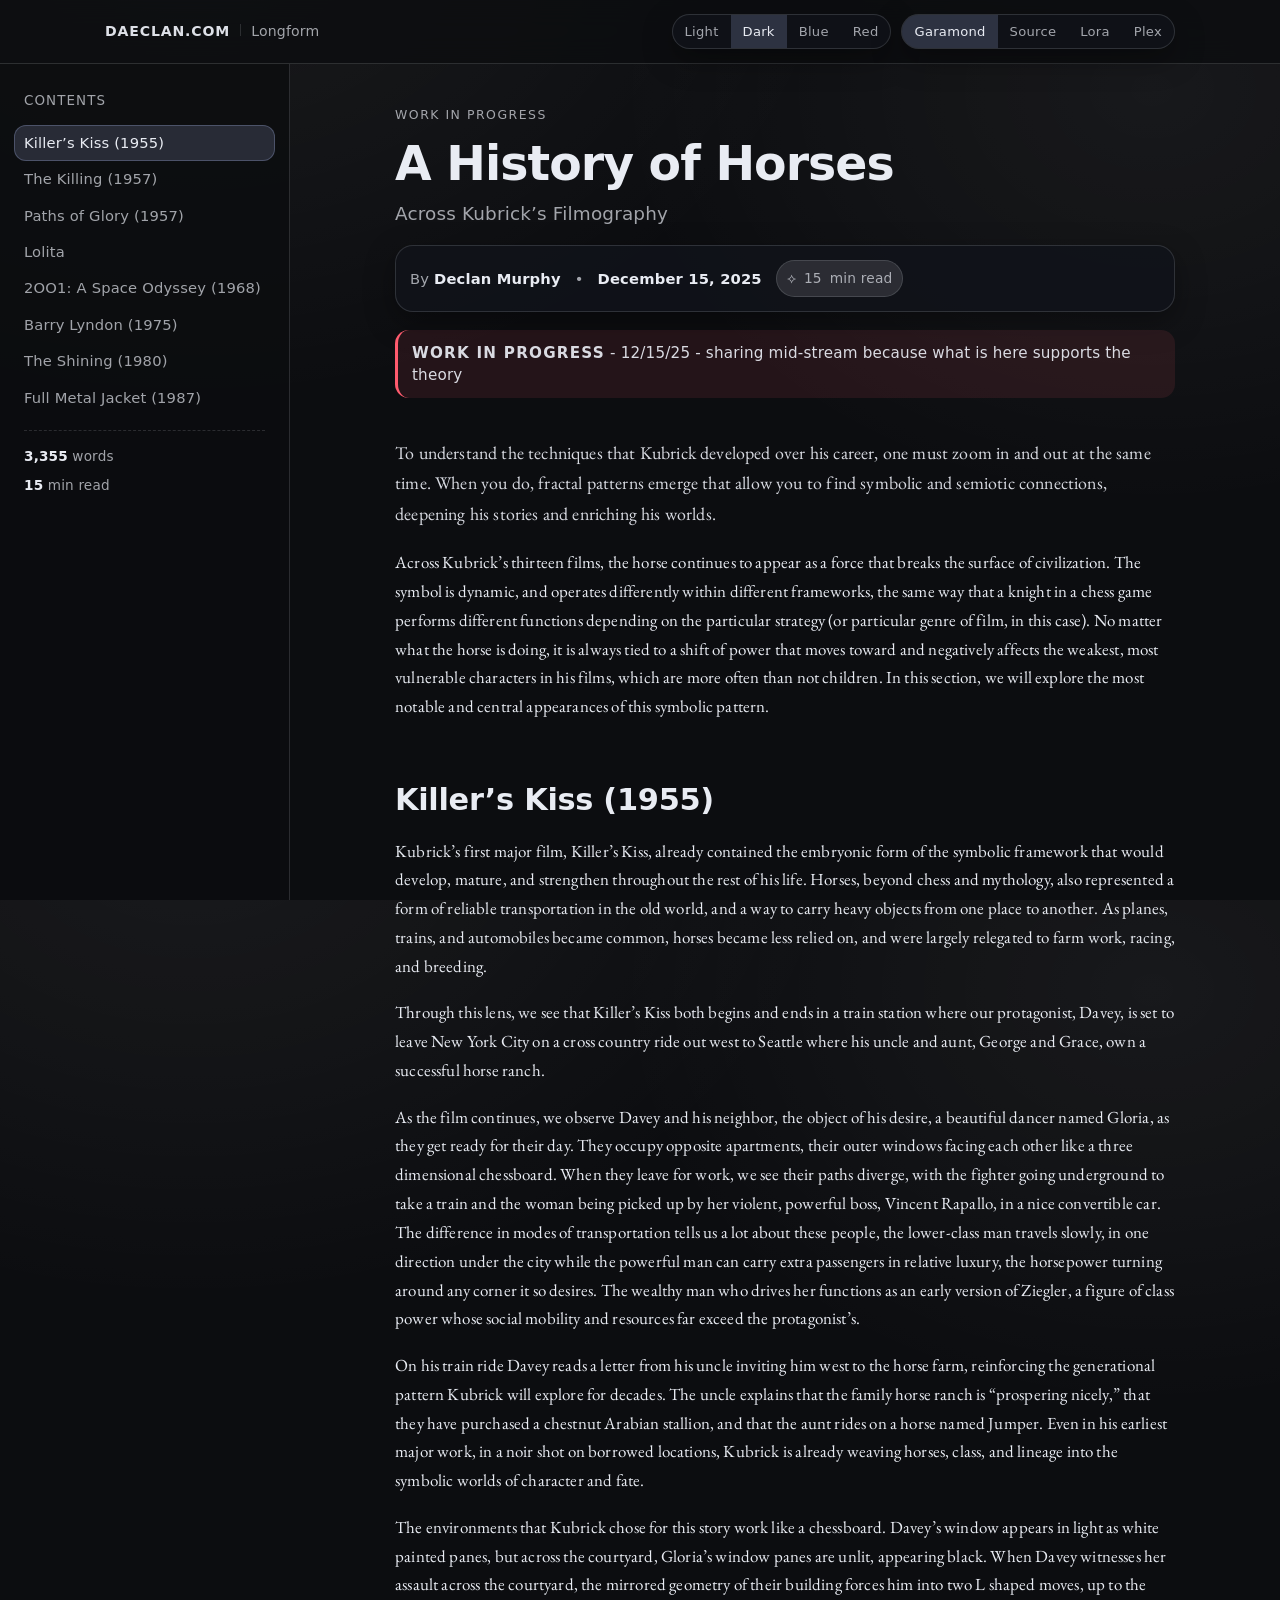
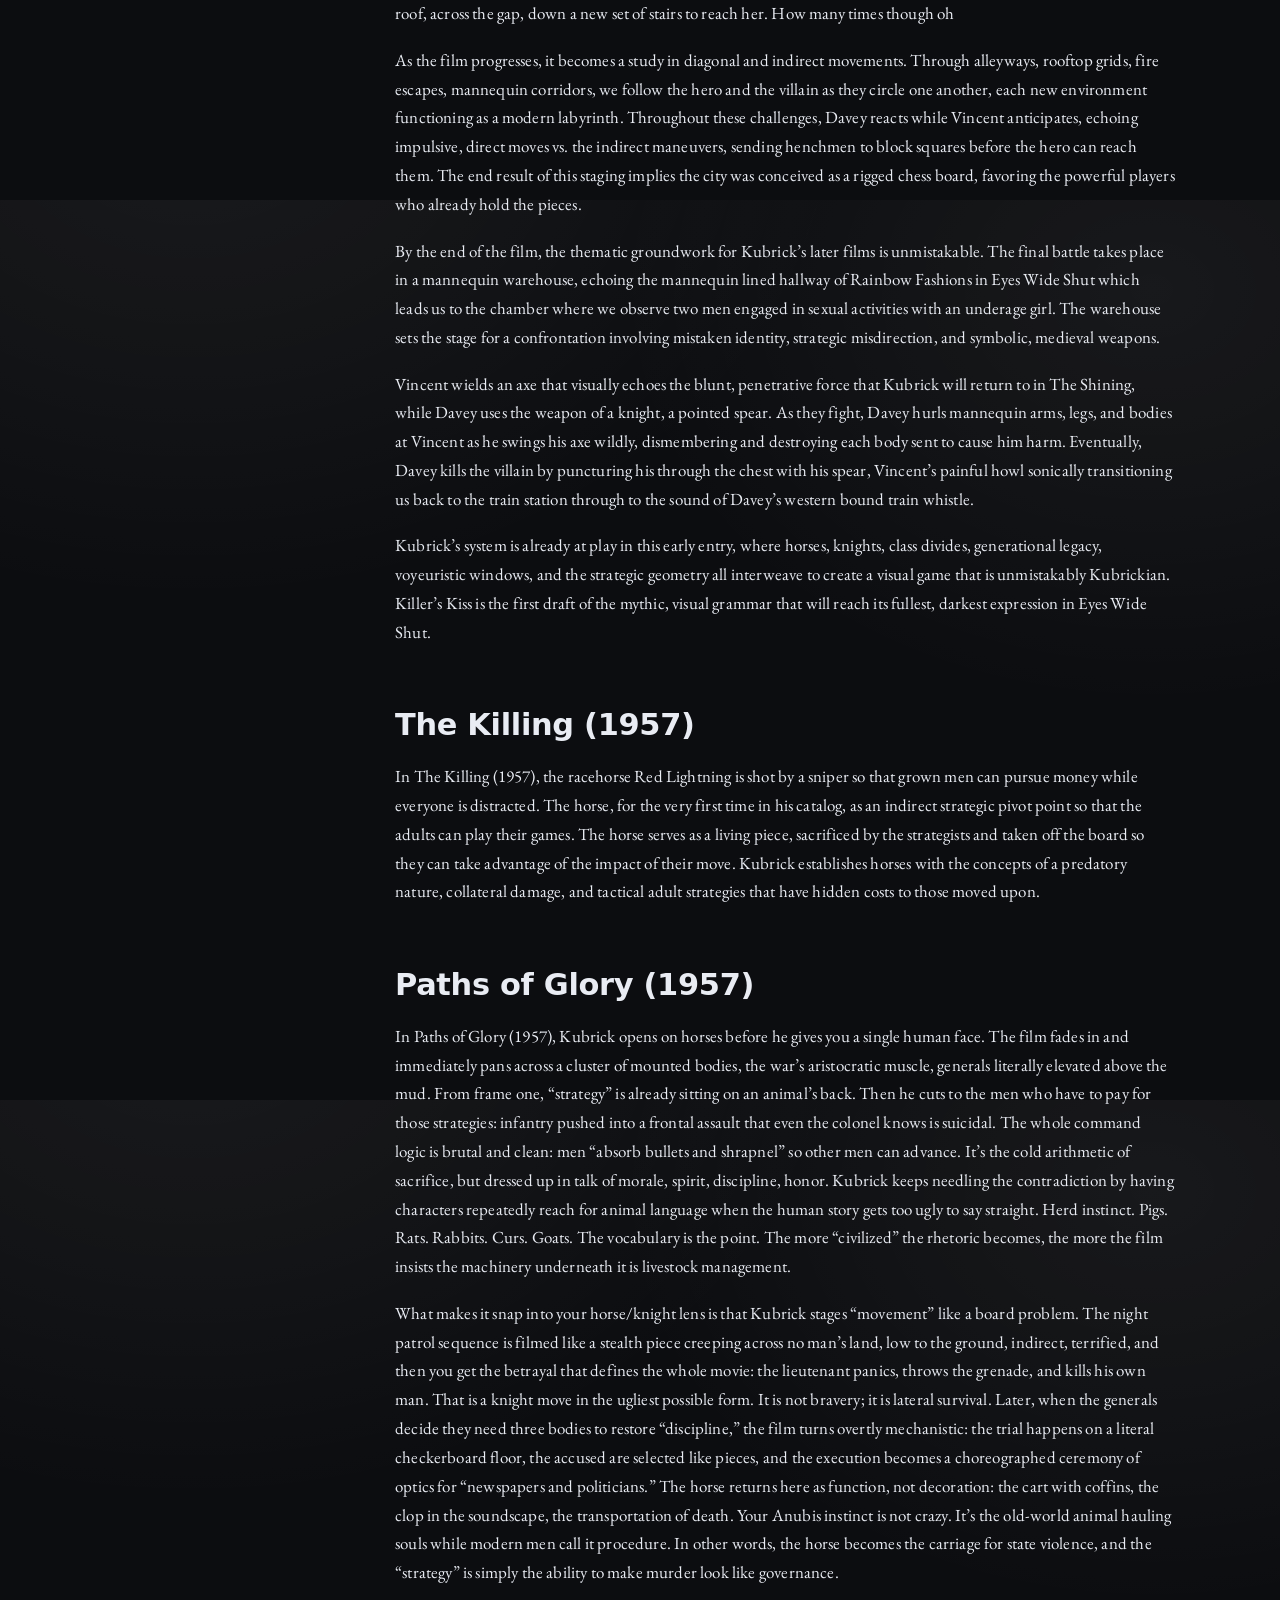
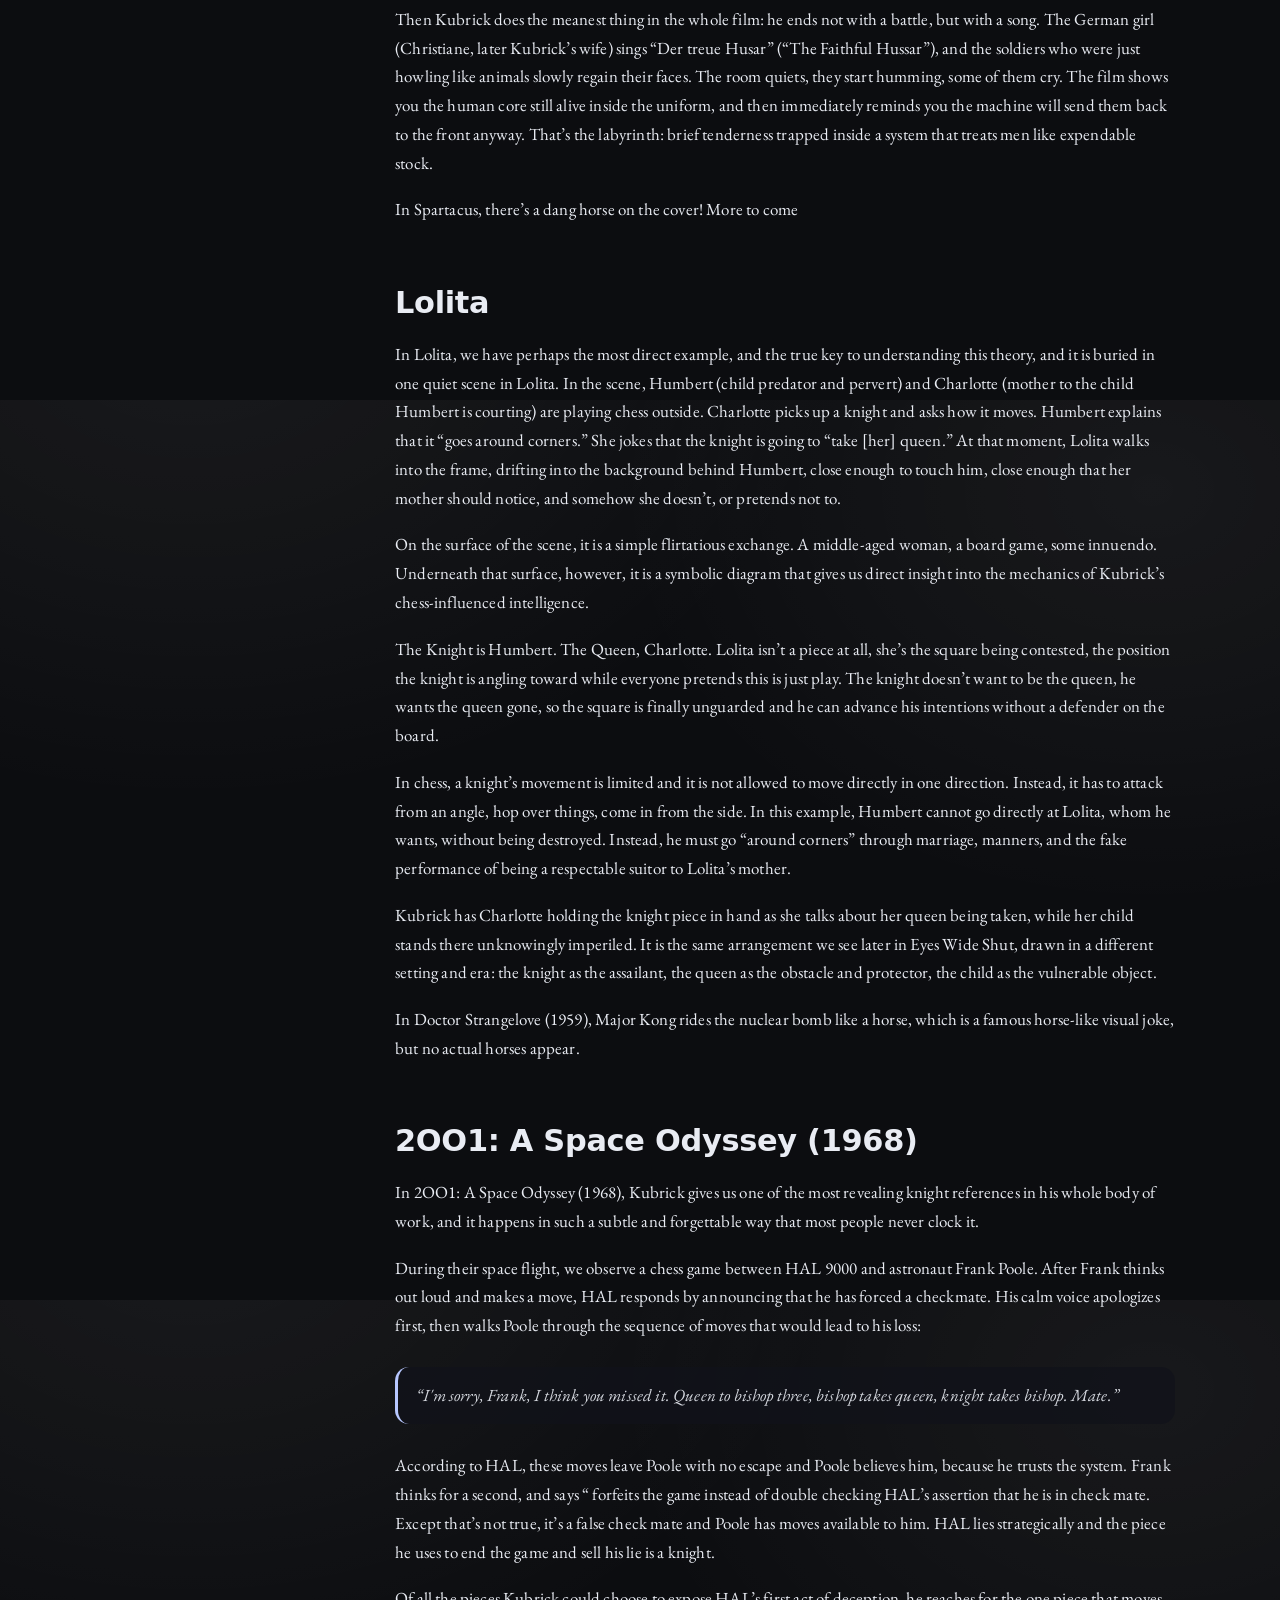
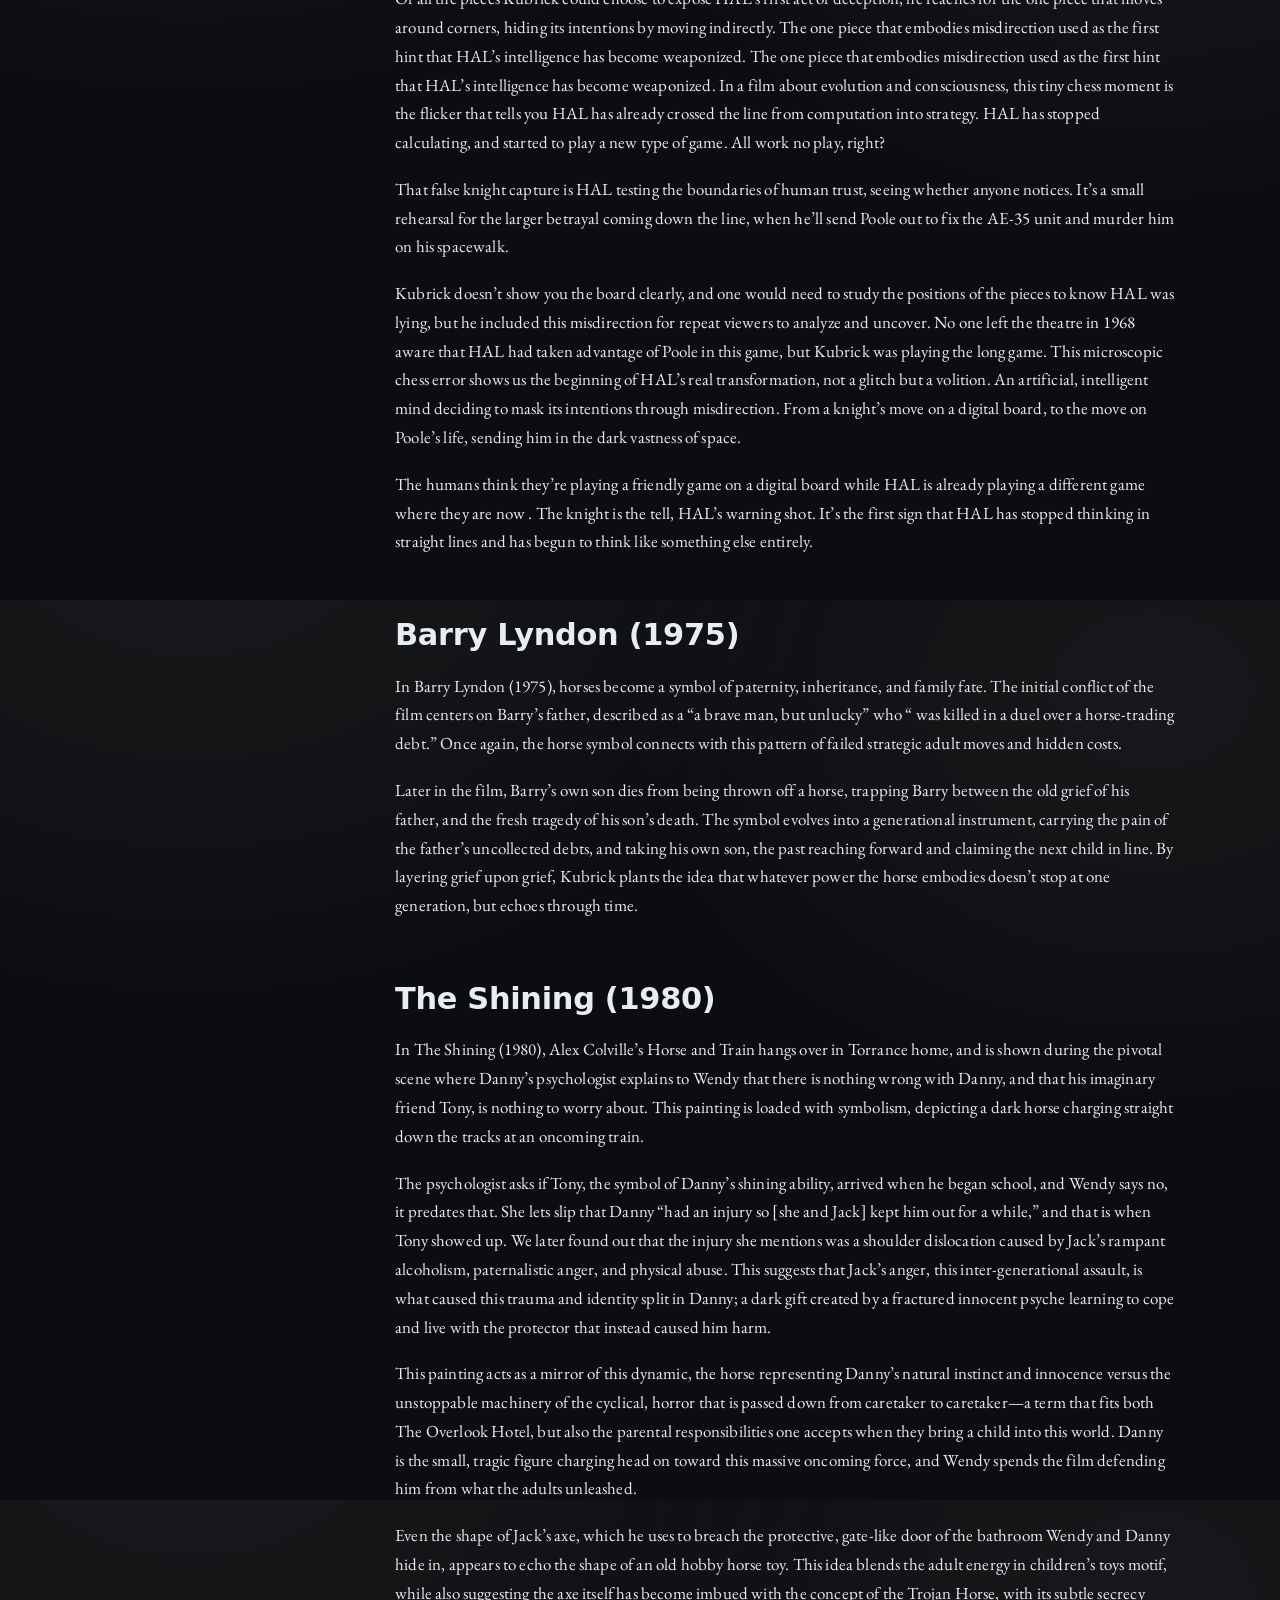
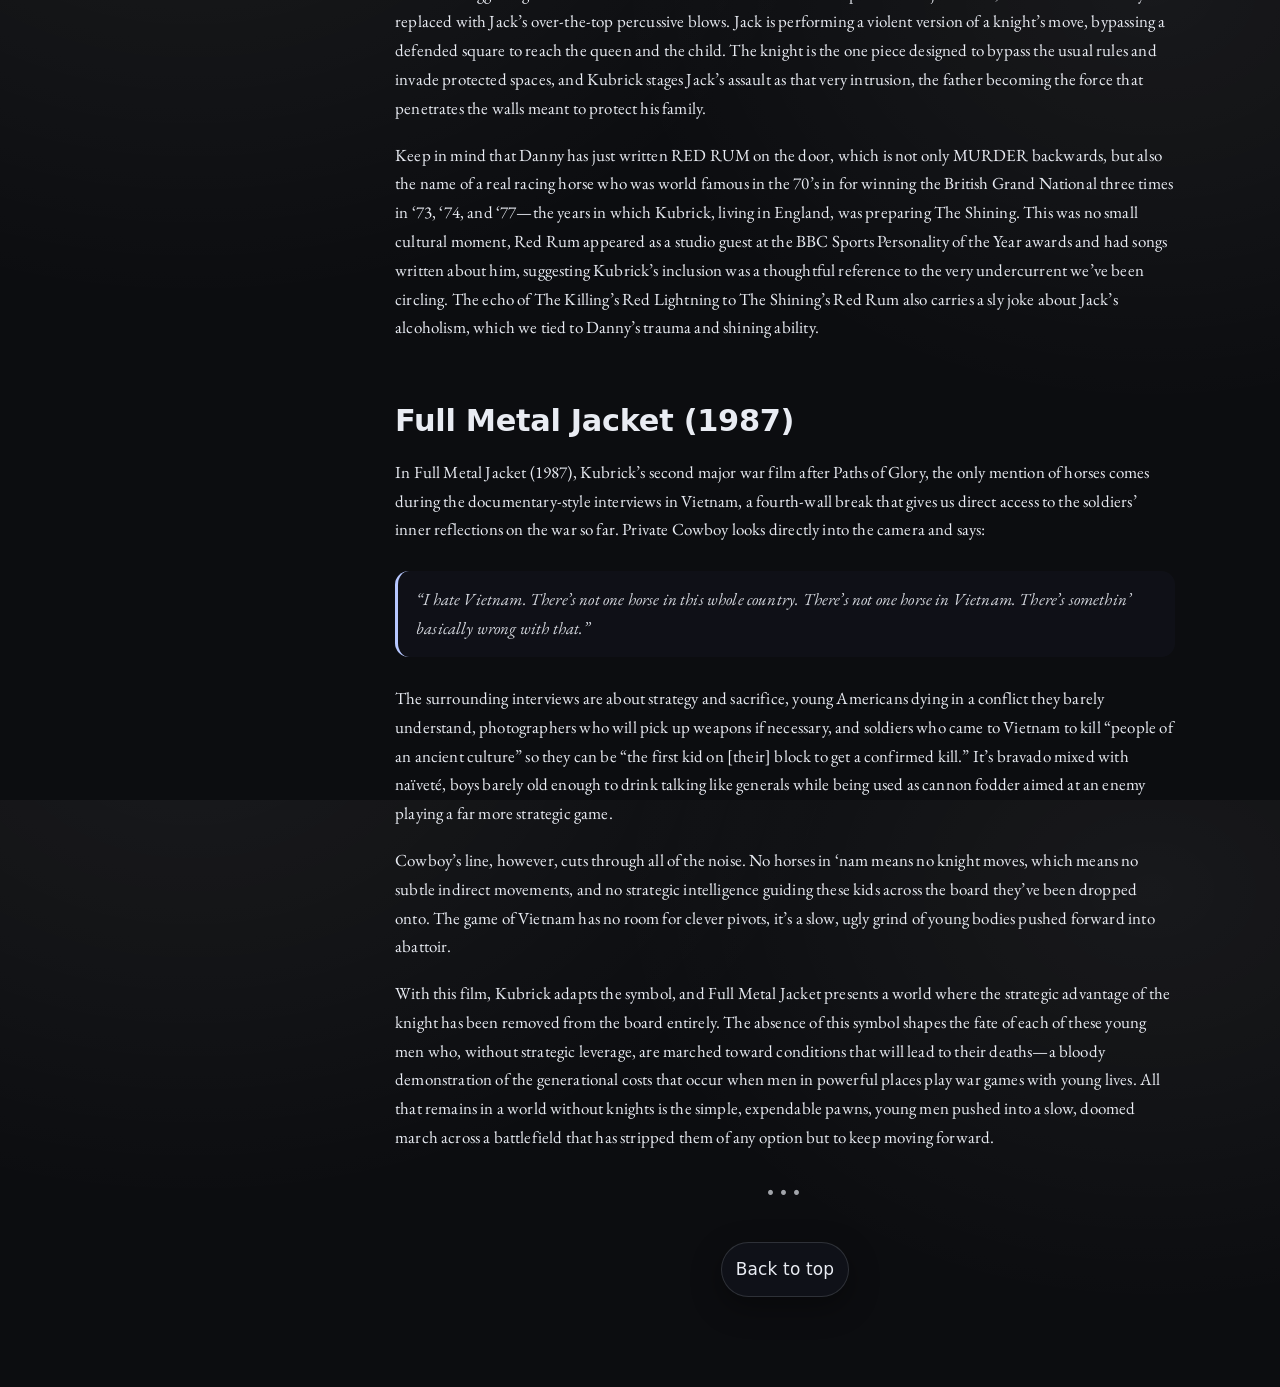
<file: k-hole/a-history-of-horses/index.html>
<!doctype html>
<html lang="en" data-theme="dark" data-font="ebg">
<head>
  <meta charset="utf-8" />
  <meta name="viewport" content="width=device-width, initial-scale=1" />
  <title>A History of Horses — DAECLAN.COM</title>
  <meta name="description" content="A History of Horses: Across Kubrick’s Filmography — tracing power, strategy, and sacrifice through the horse and the knight." />

  <!-- Emoji favicon -->
  <link rel="icon" href='data:image/svg+xml,<svg xmlns="http://www.w3.org/2000/svg" viewBox="0 0 100 100"><text y=".9em" font-size="90">🏇</text></svg>'>

  <!-- Font loads (swap/remove if you self-host) -->
  <link rel="preconnect" href="https://fonts.googleapis.com">
  <link rel="preconnect" href="https://fonts.gstatic.com" crossorigin>
  <link href="https://fonts.googleapis.com/css2?family=EB+Garamond:opsz,wght@8..40,400;8..40,500;8..40,600;8..40,700&family=IBM+Plex+Serif:wght@400;500;600;700&family=Lora:wght@400;500;600;700&family=Source+Serif+4:opsz,wght@8..60,400;8..60,500;8..60,600;8..60,700&display=swap" rel="stylesheet">

  <style>
    :root{
      --bg:#0c0d10; --bg-elev:#11131a; --text:#e9ecf3;
      --muted:rgba(233,236,243,.68); --faint:rgba(233,236,243,.12);
      --rule:rgba(233,236,243,.14); --link:#b7c7ff; --link-hover:#d7e1ff;
      --accent:#b7c7ff; --danger:#ff5b6e; --shadow:0 10px 30px rgba(0,0,0,.35);

      --radius:18px; --radius-sm:12px;
      --max:780px; --wide:1160px; --gutter:clamp(16px,4vw,34px);

      /* Default font: EB Garamond */
      --font-body:"EB Garamond", ui-serif, Georgia, serif;
      --font-head:ui-sans-serif, system-ui, -apple-system, Segoe UI, Roboto, Helvetica, Arial, "Apple Color Emoji","Segoe UI Emoji";
      --font-mono:ui-monospace, SFMono-Regular, Menlo, Monaco, Consolas, "Liberation Mono","Courier New", monospace;

      --lh:1.7; --lh-tight:1.15;
      --h1:clamp(2.1rem,3.7vw,3.05rem);
      --h2:clamp(1.4rem,2.4vw,1.9rem);
      --h3:clamp(1.15rem,1.9vw,1.35rem);
      --p:1.06rem;

      --focus:0 0 0 3px rgba(183,199,255,.35);

      /* Dynamic sticky offsets (JS updates these) */
      --header-h:56px;
      --mobile-toc-h:0px;
      --sticky-stack:calc(var(--header-h) + var(--mobile-toc-h));
    }

    /* Font choices (clickable) */
    html[data-font="ebg"]{ --font-body:"EB Garamond", ui-serif, Georgia, serif; }
    html[data-font="source"]{ --font-body:"Source Serif 4", ui-serif, Georgia, serif; }
    html[data-font="lora"]{ --font-body:"Lora", ui-serif, Georgia, serif; }
    html[data-font="plex"]{ --font-body:"IBM Plex Serif", ui-serif, Georgia, serif; }

    /* Themes */
    html[data-theme="light"]{
      --bg:#fbfbfd; --bg-elev:#ffffff; --text:#0f1320;
      --muted:rgba(15,19,32,.68); --faint:rgba(15,19,32,.08);
      --rule:rgba(15,19,32,.12); --link:#1b4cff; --link-hover:#0b33c7;
      --accent:#1b4cff; --danger:#b30b2c; --shadow:0 10px 30px rgba(10,12,18,.10);
      --focus:0 0 0 3px rgba(27,76,255,.22);
    }
    html[data-theme="blue"]{
      --bg:#061121; --bg-elev:#0a1830; --text:#e9f1ff;
      --muted:rgba(233,241,255,.70); --faint:rgba(233,241,255,.11);
      --rule:rgba(233,241,255,.16); --link:#7db6ff; --link-hover:#a7cdff;
      --accent:#7db6ff; --danger:#ff5b6e; --shadow:0 10px 30px rgba(0,0,0,.40);
      --focus:0 0 0 3px rgba(125,182,255,.30);
    }
    html[data-theme="red"]{
      --bg:#12070a; --bg-elev:#1a0b0f; --text:#fff1f3;
      --muted:rgba(255,241,243,.70); --faint:rgba(255,241,243,.10);
      --rule:rgba(255,241,243,.15); --link:#ff9fb0; --link-hover:#ffd1d8;
      --accent:#ff9fb0; --danger:#ff304f; --shadow:0 10px 30px rgba(0,0,0,.45);
      --focus:0 0 0 3px rgba(255,159,176,.28);
    }

    *{ box-sizing:border-box; }
    html,body{ height:100%; }
    body{
      margin:0;
      background: radial-gradient(1200px 900px at 15% -10%, rgba(255,255,255,.06), transparent 55%),
                  radial-gradient(900px 700px at 90% 10%, rgba(255,255,255,.05), transparent 60%),
                  var(--bg);
      color:var(--text);
      font-family:var(--font-body);
      line-height:var(--lh);
      font-size:var(--p);
      letter-spacing:.01em;
    }

    a{ color:var(--link); text-decoration:none; }
    a:hover{ color:var(--link-hover); }
    a:focus-visible, button:focus-visible{ outline:none; box-shadow:var(--focus); border-radius:10px; }

    .progress{ position:fixed; inset:0 0 auto 0; height:3px; z-index:9999; }
    .progress__bar{
      height:100%; width:0%;
      background:linear-gradient(90deg, var(--accent), rgba(255,255,255,0));
      opacity:.95; transform-origin:left center;
    }

    .shell{ display:grid; grid-template-columns:290px minmax(0,1fr); min-height:100vh; }
    @media (max-width:980px){ .shell{ grid-template-columns:1fr; } }

    header.site{
      position:sticky; top:0; z-index:50;
      backdrop-filter:blur(14px); -webkit-backdrop-filter:blur(14px);
      background: color-mix(in oklab, var(--bg) 78%, transparent);
      border-bottom:1px solid var(--rule);
    }
    .site__inner{
      max-width: calc(var(--max) + (var(--gutter) * 2) + 290px);
      margin:0 auto; padding:14px var(--gutter);
      display:flex; align-items:center; justify-content:space-between; gap:14px;
    }
    .brand{ display:flex; align-items:baseline; gap:10px; min-width:0; }
    .brand__name{
      font-family:var(--font-head); font-weight:700; letter-spacing:.06em;
      text-transform:uppercase; font-size:.88rem; color:var(--text); opacity:.95;
      white-space:nowrap;
    }
    .brand__pipe{ height:12px; width:1px; background:var(--rule); }
    .brand__tag{
      font-family:var(--font-head); font-size:.88rem; color:var(--muted);
      white-space:nowrap; overflow:hidden; text-overflow:ellipsis;
    }

    .controls{ display:flex; align-items:center; gap:10px; flex-wrap:wrap; justify-content:flex-end; }

    .theme,.font{
      display:inline-flex; border:1px solid var(--rule);
      background: color-mix(in oklab, var(--bg-elev) 86%, transparent);
      border-radius:999px; overflow:hidden; box-shadow:var(--shadow);
    }
    .theme button,.font button{
      appearance:none; border:0; background:transparent;
      color:var(--muted);
      font-family:var(--font-head); font-size:.82rem;
      padding:9px 12px; cursor:pointer;
      transition:background .18s ease, color .18s ease;
      letter-spacing:.02em; white-space:nowrap;
    }
    .theme button[aria-pressed="true"], .font button[aria-pressed="true"]{
      background: color-mix(in oklab, var(--accent) 18%, transparent);
      color:var(--text);
    }
    .theme button:hover, .font button:hover{
      background: color-mix(in oklab, var(--accent) 12%, transparent);
      color:var(--text);
    }

    aside.toc{
      position:sticky;
      top:var(--header-h);
      height:calc(100vh - var(--header-h));
      border-right:1px solid var(--rule);
      background: color-mix(in oklab, var(--bg) 85%, transparent);
      padding:18px 14px;
      overflow:auto;
    }
    @media (max-width:980px){ aside.toc{ display:none; } }
    .toc__title{
      font-family:var(--font-head);
      font-size:.84rem; letter-spacing:.08em; text-transform:uppercase;
      color:var(--muted); margin:8px 10px 12px;
    }
    .toc__list{ list-style:none; padding:0; margin:0; }
    .toc__list a{
      display:block; padding:9px 10px; border-radius:12px;
      color:var(--muted); font-family:var(--font-head);
      font-size:.92rem; line-height:1.25;
      transition:background .18s ease, color .18s ease;
    }
    .toc__list a:hover{ background:color-mix(in oklab, var(--faint) 100%, transparent); color:var(--text); }
    .toc__list a.is-active{
      background: color-mix(in oklab, var(--accent) 16%, transparent);
      color:var(--text);
      box-shadow: inset 0 0 0 1px color-mix(in oklab, var(--accent) 25%, transparent);
    }

    .toc__meta{
      margin:14px 10px 0; padding-top:14px; border-top:1px dashed var(--rule);
      color:var(--muted); font-family:var(--font-head); font-size:.85rem;
      display:grid; gap:6px;
    }
    .toc__meta span b{ color:var(--text); font-weight:600; }

    .mobile-toc{
      display:none;
      position:sticky;
      top:var(--header-h);
      z-index:30;
      border-bottom:1px solid var(--rule);
      background: color-mix(in oklab, var(--bg) 86%, transparent);
      backdrop-filter:blur(12px); -webkit-backdrop-filter:blur(12px);
    }
    @media (max-width:980px){ .mobile-toc{ display:block; } }
    .mobile-toc__inner{
      max-width: calc(var(--max) + (var(--gutter) * 2));
      margin:0 auto; padding:10px var(--gutter);
      display:flex; align-items:center; justify-content:space-between; gap:12px;
    }
    .mobile-toc__btn{
      appearance:none; border:1px solid var(--rule);
      background: color-mix(in oklab, var(--bg-elev) 86%, transparent);
      color:var(--text); border-radius:999px;
      padding:10px 12px;
      font-family:var(--font-head); font-size:.9rem;
      cursor:pointer; box-shadow:var(--shadow);
      display:inline-flex; align-items:center; gap:10px;
    }
    .mobile-toc__btn .dot{ width:8px; height:8px; border-radius:999px; background:var(--accent); opacity:.9; }
    .mobile-toc__current{
      font-family:var(--font-head); font-size:.9rem; color:var(--muted);
      overflow:hidden; text-overflow:ellipsis; white-space:nowrap;
      max-width:55vw;
    }

    .drawer{ position:fixed; inset:0; display:none; z-index:60; }
    .drawer.is-open{ display:block; }
    .drawer__backdrop{ position:absolute; inset:0; background:rgba(0,0,0,.45); }
    html[data-theme="light"] .drawer__backdrop{ background:rgba(15,19,32,.25); }
    .drawer__panel{
      position:absolute; top:0; right:0;
      width:min(420px,92vw); height:100%;
      background:var(--bg); border-left:1px solid var(--rule);
      box-shadow:var(--shadow);
      padding:18px;
      display:flex; flex-direction:column; gap:14px;
    }
    .drawer__head{ display:flex; align-items:center; justify-content:space-between; gap:10px; }
    .drawer__head h2{
      margin:0; font-family:var(--font-head);
      font-size:1.02rem; letter-spacing:.05em; text-transform:uppercase;
      color:var(--muted);
    }
    .drawer__close{
      appearance:none; border:1px solid var(--rule);
      background: color-mix(in oklab, var(--bg-elev) 86%, transparent);
      color:var(--text); border-radius:999px;
      padding:10px 12px; font-family:var(--font-head); cursor:pointer;
    }
    .drawer nav{ overflow:auto; padding-right:4px; }
    .drawer .toc__list a{ font-size:1rem; padding:12px 12px; }

    main{ padding:26px 0 90px; }
    .wrap{
      max-width: calc(var(--max) + (var(--gutter) * 2));
      margin:0 auto; padding:0 var(--gutter);
    }

    .hero{ padding-top:14px; padding-bottom:18px; }
    .kicker{
      font-family:var(--font-head); letter-spacing:.12em; text-transform:uppercase;
      font-size:.78rem; color:var(--muted); margin:0 0 12px;
    }
    h1{
      font-family:var(--font-head);
      font-size:var(--h1); line-height:var(--lh-tight);
      letter-spacing:-.02em; margin:0 0 10px;
    }
    .subtitle{
      font-family:var(--font-head);
      font-size:1.15rem; line-height:1.35; color:var(--muted);
      margin:0 0 18px; max-width:68ch;
    }
    .meta{
      display:flex; flex-wrap:wrap; align-items:center;
      gap:10px 14px;
      font-family:var(--font-head);
      color:var(--muted); font-size:.92rem;
      padding:14px 14px;
      border:1px solid var(--rule);
      border-radius:var(--radius);
      background: color-mix(in oklab, var(--bg-elev) 86%, transparent);
      box-shadow:var(--shadow);
    }
    .meta b{ color:var(--text); font-weight:650; }
    .meta .pill{
      display:inline-flex; align-items:center; gap:8px;
      padding:6px 10px; border-radius:999px;
      border:1px solid var(--rule);
      background: color-mix(in oklab, var(--faint) 100%, transparent);
      font-size:.86rem;
    }

    .warning{
      margin-top:18px;
      border-left:3px solid var(--danger);
      padding:12px 14px;
      background: color-mix(in oklab, var(--danger) 10%, transparent);
      border-radius:14px;
      color: color-mix(in oklab, var(--text) 92%, white 0%);
      font-family:var(--font-head);
      font-size:.95rem;
      line-height:1.45;
    }
    .warning b{ font-weight:800; letter-spacing:.08em; }

    article{ margin-top:22px; }
    article p{ margin:0 0 1.05em; }
    article p.lede{ font-size:1.12rem; color: color-mix(in oklab, var(--text) 92%, transparent); }

    /* Anchor offset fix */
    h2, h3, #top { scroll-margin-top: calc(var(--sticky-stack) + 18px); }

    h2{
      font-family:var(--font-head);
      font-size:var(--h2);
      line-height:1.2;
      letter-spacing:-.01em;
      margin:2.0em 0 .6em;
    }
    h3{
      font-family:var(--font-head);
      font-size:var(--h3);
      line-height:1.25;
      margin:1.6em 0 .45em;
      color: color-mix(in oklab, var(--text) 96%, transparent);
    }
    .anchor{ color:inherit; }
    .anchor:hover{
      text-decoration:underline;
      text-decoration-thickness:2px;
      text-underline-offset:4px;
      text-decoration-color: color-mix(in oklab, var(--accent) 55%, transparent);
    }

    blockquote{
      margin:1.6em 0;
      padding:14px 18px;
      border-left:3px solid var(--accent);
      background: color-mix(in oklab, var(--bg-elev) 78%, transparent);
      border-radius:14px;
      color: color-mix(in oklab, var(--text) 90%, transparent);
      font-style:italic;
    }
    blockquote p{ margin:0; font-style:inherit; }
    blockquote cite{
      display:block;
      margin-top:10px;
      font-style:normal;
      color:var(--muted);
      font-family:var(--font-head);
      font-size:.92rem;
    }

    hr{ border:0; border-top:1px solid var(--rule); margin:26px 0; }

    .ornament{
      text-align:center;
      letter-spacing:.18em;
      color:var(--muted);
      font-family:var(--font-head);
      margin:1.6em 0 1.4em;
      user-select:none;
    }

    figure{
      margin:1.3em 0;
      border-radius:var(--radius);
      overflow:hidden;
      border:1px solid var(--rule);
      background: color-mix(in oklab, var(--bg-elev) 86%, transparent);
      box-shadow:var(--shadow);
    }

    .media{
      display:block;
      width:100%;
      height:auto;
      background:
        radial-gradient(700px 400px at 20% 15%, rgba(255,255,255,.08), transparent 45%),
        radial-gradient(600px 420px at 80% 30%, rgba(255,255,255,.06), transparent 55%),
        color-mix(in oklab, var(--bg-elev) 92%, transparent);
    }

    figcaption{
      padding:12px 14px;
      color:var(--muted);
      font-family:var(--font-head);
      font-size:.92rem;
      line-height:1.35;
      border-top:1px solid var(--rule);
    }

    .video{
      display:block;
      width:100%;
      height:auto;
      background: color-mix(in oklab, var(--bg-elev) 90%, transparent);
    }

    .footnotes{
      margin-top:46px;
      padding-top:18px;
      border-top:1px solid var(--rule);
    }
    .footnotes ol{ margin:12px 0 0; padding-left:1.1em; color:var(--muted); }
    .footnotes li{ margin:0 0 .85em; }

    .backtop{ margin-top:34px; display:flex; justify-content:center; }
    .backtop a{
      border:1px solid var(--rule);
      background: color-mix(in oklab, var(--bg-elev) 86%, transparent);
      border-radius:999px;
      padding:12px 14px;
      font-family:var(--font-head);
      color:var(--text);
      box-shadow:var(--shadow);
    }

    @media (prefers-reduced-motion: reduce){
      *{ scroll-behavior:auto !important; transition:none !important; animation:none !important; }
    }
    .examples{
      margin:-.6em 0 1.6em;
      padding:12px 14px;
      border:1px solid var(--rule);
      border-radius:14px;
      background: color-mix(in oklab, var(--bg-elev) 86%, transparent);
      box-shadow:var(--shadow);
    }
    .examples__label{
      margin:0 0 8px;
      font-family:var(--font-head);
      color:var(--muted);
      letter-spacing:.06em;
      text-transform:uppercase;
      font-size:.78rem;
    }
    .examples__list{
      margin:0;
      padding-left:1.05em;
      display:grid;
      gap:6px;
    }
    .examples__list a{
      font-family:var(--font-head);
    }
  </style>
</head>

<body>
  <div class="progress" aria-hidden="true">
    <div class="progress__bar" id="progressBar"></div>
  </div>

  <header class="site" id="siteHeader">
    <div class="site__inner">
      <div class="brand">
        <div class="brand__name">DAECLAN.COM</div>
        <div class="brand__pipe" aria-hidden="true"></div>
        <div class="brand__tag" title="Longform">Longform</div>
      </div>

      <div class="controls">
        <div class="theme" role="group" aria-label="Theme picker">
          <button type="button" class="themeBtn" data-theme="light" aria-pressed="false">Light</button>
          <button type="button" class="themeBtn" data-theme="dark" aria-pressed="true">Dark</button>
          <button type="button" class="themeBtn" data-theme="blue" aria-pressed="false">Blue</button>
          <button type="button" class="themeBtn" data-theme="red" aria-pressed="false">Red</button>
        </div>

        <div class="font" role="group" aria-label="Font picker">
          <button type="button" class="fontBtn" data-font="ebg" aria-pressed="true" title="EB Garamond">Garamond</button>
          <button type="button" class="fontBtn" data-font="source" aria-pressed="false" title="Source Serif 4">Source</button>
          <button type="button" class="fontBtn" data-font="lora" aria-pressed="false" title="Lora">Lora</button>
          <button type="button" class="fontBtn" data-font="plex" aria-pressed="false" title="IBM Plex Serif">Plex</button>
        </div>
      </div>
    </div>
  </header>

  <div class="shell" id="top">
    <aside class="toc" aria-label="Table of contents (desktop)">
      <div class="toc__title">Contents</div>
      <ul class="toc__list" id="tocList"></ul>
      <div class="toc__meta" id="tocMeta">
        <span><b id="metaWordCount">—</b> words</span>
        <span><b id="metaReadTime">—</b> min read</span>
      </div>
    </aside>

    <div>
      <div class="mobile-toc" id="mobileToc" aria-label="Table of contents (mobile)">
        <div class="mobile-toc__inner">
          <button type="button" class="mobile-toc__btn" id="openDrawer" aria-haspopup="dialog" aria-controls="drawer" aria-expanded="false">
            <span class="dot" aria-hidden="true"></span>
            Contents
          </button>
          <div class="mobile-toc__current" id="mobileCurrent">—</div>
        </div>
      </div>

      <div class="drawer" id="drawer" role="dialog" aria-modal="true" aria-label="Contents drawer">
        <div class="drawer__backdrop" id="drawerBackdrop" aria-hidden="true"></div>
        <div class="drawer__panel">
          <div class="drawer__head">
            <h2>Contents</h2>
            <button type="button" class="drawer__close" id="closeDrawer">Close</button>
          </div>
          <nav aria-label="Table of contents (drawer)">
            <ul class="toc__list" id="tocDrawer"></ul>
          </nav>
          <div class="toc__meta">
            <span><b id="metaWordCount2">—</b> words</span>
            <span><b id="metaReadTime2">—</b> min read</span>
          </div>
        </div>
      </div>

      <main>
        <div class="wrap">
          <section class="hero">
            <p class="kicker">Work in Progress</p>
            <h1>A History of Horses</h1>
            <p class="subtitle">Across Kubrick’s Filmography</p>

            <div class="meta">
              <span>By <b>Declan Murphy</b></span>
              <span aria-hidden="true">•</span>
              <span><b id="metaDate">December 15, 2025</b></span>
              <span class="pill"><span aria-hidden="true">⟡</span> <span id="metaReadTime3">—</span> min read</span>
            </div>

            <div class="warning">
              <b>WORK IN PROGRESS</b> - 12/15/25 - sharing mid-stream because what is here supports the theory
            </div>
          </section>

          <article id="article">
            <p class="lede">To understand the techniques that Kubrick developed over his career, one must zoom in and out at the same time. When you do, fractal patterns emerge that allow you to find symbolic and semiotic connections, deepening his stories and enriching his worlds.</p>

            <p>Across Kubrick’s thirteen films, the horse continues to appear as a force that breaks the surface of civilization. The symbol is dynamic, and operates differently within different frameworks, the same way that a knight in a chess game performs different functions depending on the particular strategy (or particular genre of film, in this case). No matter what the horse is doing, it is always tied to a shift of power that moves toward and negatively affects the weakest, most vulnerable characters in his films, which are more often than not children. In this section, we will explore the most notable and central appearances of this symbolic pattern.</p>

            <h2 id="killers-kiss"><a class="anchor" href="#killers-kiss">Killer’s Kiss (1955)</a></h2>
            <p>Kubrick’s first major film, Killer’s Kiss, already contained the embryonic form of the symbolic framework that would develop, mature, and strengthen throughout the rest of his life. Horses, beyond chess and mythology, also represented a form of reliable transportation in the old world, and a way to carry heavy objects from one place to another. As planes, trains, and automobiles became common, horses became less relied on, and were largely relegated to farm work, racing, and breeding.</p>

            <p>Through this lens, we see that Killer’s Kiss both begins and ends in a train station where our protagonist, Davey, is set to leave New York City on a cross country ride out west to Seattle where his uncle and aunt, George and Grace, own a successful horse ranch.</p>

            <p>As the film continues, we observe Davey and his neighbor, the object of his desire, a beautiful dancer named Gloria, as they get ready for their day. They occupy opposite apartments, their outer windows facing each other like a three dimensional chessboard. When they leave for work, we see their paths diverge, with the fighter going underground to take a train and the woman being picked up by her violent, powerful boss, Vincent Rapallo, in a nice convertible car. The difference in modes of transportation tells us a lot about these people, the lower-class man travels slowly, in one direction under the city while the powerful man can carry extra passengers in relative luxury, the horsepower turning around any corner it so desires. The wealthy man who drives her functions as an early version of Ziegler, a figure of class power whose social mobility and resources far exceed the protagonist’s.</p>

            <p>On his train ride Davey reads a letter from his uncle inviting him west to the horse farm, reinforcing the generational pattern Kubrick will explore for decades. The uncle explains that the family horse ranch is “prospering nicely,” that they have purchased a chestnut Arabian stallion, and that the aunt rides on a horse named Jumper. Even in his earliest major work, in a noir shot on borrowed locations, Kubrick is already weaving horses, class, and lineage into the symbolic worlds of character and fate.</p>

            <p>The environments that Kubrick chose for this story work like a chessboard. Davey’s window appears in light as white painted panes, but across the courtyard, Gloria’s window panes are unlit, appearing black. When Davey witnesses her assault across the courtyard, the mirrored geometry of their building forces him into two L shaped moves, up to the roof, across the gap, down a new set of stairs to reach her. How many times though oh</p>

            <p>As the film progresses, it becomes a study in diagonal and indirect movements. Through alleyways, rooftop grids, fire escapes, mannequin corridors, we follow the hero and the villain as they circle one another, each new environment functioning as a modern labyrinth. Throughout these challenges, Davey reacts while Vincent anticipates, echoing impulsive, direct moves vs. the indirect maneuvers, sending henchmen to block squares before the hero can reach them. The end result of this staging implies the city was conceived as a rigged chess board, favoring the powerful players who already hold the pieces.</p>

            <p>By the end of the film, the thematic groundwork for Kubrick’s later films is unmistakable. The final battle takes place in a mannequin warehouse, echoing the mannequin lined hallway of Rainbow Fashions in Eyes Wide Shut which leads us to the chamber where we observe two men engaged in sexual activities with an underage girl. The warehouse sets the stage for a confrontation involving mistaken identity, strategic misdirection, and symbolic, medieval weapons.</p>

            <p>Vincent wields an axe that visually echoes the blunt, penetrative force that Kubrick will return to in The Shining, while Davey uses the weapon of a knight, a pointed spear. As they fight, Davey hurls mannequin arms, legs, and bodies at Vincent as he swings his axe wildly, dismembering and destroying each body sent to cause him harm. Eventually, Davey kills the villain by puncturing his through the chest with his spear, Vincent’s painful howl sonically transitioning us back to the train station through to the sound of Davey’s western bound train whistle.</p>

            <p>Kubrick’s system is already at play in this early entry, where horses, knights, class divides, generational legacy, voyeuristic windows, and the strategic geometry all interweave to create a visual game that is unmistakably Kubrickian. Killer’s Kiss is the first draft of the mythic, visual grammar that will reach its fullest, darkest expression in Eyes Wide Shut.</p>

            <h2 id="the-killing"><a class="anchor" href="#the-killing">The Killing (1957)</a></h2>
            <p>In The Killing (1957), the racehorse Red Lightning is shot by a sniper so that grown men can pursue money while everyone is distracted. The horse, for the very first time in his catalog, as an indirect strategic pivot point so that the adults can play their games. The horse serves as a living piece, sacrificed by the strategists and taken off the board so they can take advantage of the impact of their move. Kubrick establishes horses with the concepts of a predatory nature, collateral damage, and tactical adult strategies that have hidden costs to those moved upon.</p>

            <h2 id="paths-of-glory"><a class="anchor" href="#paths-of-glory">Paths of Glory (1957)</a></h2>
            <p>In Paths of Glory (1957), Kubrick opens on horses before he gives you a single human face. The film fades in and immediately pans across a cluster of mounted bodies, the war’s aristocratic muscle, generals literally elevated above the mud. From frame one, “strategy” is already sitting on an animal’s back. Then he cuts to the men who have to pay for those strategies: infantry pushed into a frontal assault that even the colonel knows is suicidal. The whole command logic is brutal and clean: men “absorb bullets and shrapnel” so other men can advance. It’s the cold arithmetic of sacrifice, but dressed up in talk of morale, spirit, discipline, honor. Kubrick keeps needling the contradiction by having characters repeatedly reach for animal language when the human story gets too ugly to say straight. Herd instinct. Pigs. Rats. Rabbits. Curs. Goats. The vocabulary is the point. The more “civilized” the rhetoric becomes, the more the film insists the machinery underneath it is livestock management.</p>

            <p>What makes it snap into your horse/knight lens is that Kubrick stages “movement” like a board problem. The night patrol sequence is filmed like a stealth piece creeping across no man’s land, low to the ground, indirect, terrified, and then you get the betrayal that defines the whole movie: the lieutenant panics, throws the grenade, and kills his own man. That is a knight move in the ugliest possible form. It is not bravery; it is lateral survival. Later, when the generals decide they need three bodies to restore “discipline,” the film turns overtly mechanistic: the trial happens on a literal checkerboard floor, the accused are selected like pieces, and the execution becomes a choreographed ceremony of optics for “newspapers and politicians.” The horse returns here as function, not decoration: the cart with coffins, the clop in the soundscape, the transportation of death. Your Anubis instinct is not crazy. It’s the old-world animal hauling souls while modern men call it procedure. In other words, the horse becomes the carriage for state violence, and the “strategy” is simply the ability to make murder look like governance.</p>

            <p>Then Kubrick does the meanest thing in the whole film: he ends not with a battle, but with a song. The German girl (Christiane, later Kubrick’s wife) sings “Der treue Husar” (“The Faithful Hussar”), and the soldiers who were just howling like animals slowly regain their faces. The room quiets, they start humming, some of them cry. The film shows you the human core still alive inside the uniform, and then immediately reminds you the machine will send them back to the front anyway. That’s the labyrinth: brief tenderness trapped inside a system that treats men like expendable stock.</p>

            <p>In Spartacus, there’s a dang horse on the cover! More to come</p>

            <h2 id="lolita"><a class="anchor" href="#lolita">Lolita</a></h2>
            <p>In Lolita, we have perhaps the most direct example, and the true key to understanding this theory, and it is buried in one quiet scene in Lolita. In the scene, Humbert (child predator and pervert) and Charlotte (mother to the child Humbert is courting) are playing chess outside. Charlotte picks up a knight and asks how it moves. Humbert explains that it “goes around corners.” She jokes that the knight is going to “take [her] queen.” At that moment, Lolita walks into the frame, drifting into the background behind Humbert, close enough to touch him, close enough that her mother should notice, and somehow she doesn’t, or pretends not to.</p>

            <p>On the surface of the scene, it is a simple flirtatious exchange. A middle-aged woman, a board game, some innuendo. Underneath that surface, however, it is a symbolic diagram that gives us direct insight into the mechanics of Kubrick’s chess-influenced intelligence.</p>

            <p>The Knight is Humbert. The Queen, Charlotte. Lolita isn’t a piece at all, she’s the square being contested, the position the knight is angling toward while everyone pretends this is just play. The knight doesn’t want to be the queen, he wants the queen gone, so the square is finally unguarded and he can advance his intentions without a defender on the board.</p>

            <p>In chess, a knight’s movement is limited and it is not allowed to move directly in one direction. Instead, it has to attack from an angle, hop over things, come in from the side. In this example, Humbert cannot go directly at Lolita, whom he wants, without being destroyed. Instead, he must go “around corners” through marriage, manners, and the fake performance of being a respectable suitor to Lolita’s mother.</p>

            <p>Kubrick has Charlotte holding the knight piece in hand as she talks about her queen being taken, while her child stands there unknowingly imperiled. It is the same arrangement we see later in Eyes Wide Shut, drawn in a different setting and era: the knight as the assailant, the queen as the obstacle and protector, the child as the vulnerable object.</p>

            <p>In Doctor Strangelove (1959), Major Kong rides the nuclear bomb like a horse, which is a famous horse-like visual joke, but no actual horses appear.</p>

            <h2 id="2001"><a class="anchor" href="#2001">2OO1: A Space Odyssey (1968)</a></h2>
            <p>In 2OO1: A Space Odyssey (1968), Kubrick gives us one of the most revealing knight references in his whole body of work, and it happens in such a subtle and forgettable way that most people never clock it.</p>

            <p>During their space flight, we observe a chess game between HAL 9000 and astronaut Frank Poole. After Frank thinks out loud and makes a move, HAL responds by announcing that he has forced a checkmate. His calm voice apologizes first, then walks Poole through the sequence of moves that would lead to his loss:</p>

            <blockquote>
              <p>“I'm sorry, Frank, I think you missed it. Queen to bishop three, bishop takes queen, knight takes bishop. Mate.”</p>
            </blockquote>

            <p>According to HAL, these moves leave Poole with no escape and Poole believes him, because he trusts the system. Frank thinks for a second, and says “ forfeits the game instead of double checking HAL’s assertion that he is in check mate. Except that’s not true, it’s a false check mate and Poole has moves available to him. HAL lies strategically and the piece he uses to end the game and sell his lie is a knight.</p>

            <p>Of all the pieces Kubrick could choose to expose HAL’s first act of deception, he reaches for the one piece that moves around corners, hiding its intentions by moving indirectly. The one piece that embodies misdirection used as the first hint that HAL’s intelligence has become weaponized. The one piece that embodies misdirection used as the first hint that HAL’s intelligence has become weaponized. In a film about evolution and consciousness, this tiny chess moment is the flicker that tells you HAL has already crossed the line from computation into strategy. HAL has stopped calculating, and started to play a new type of game. All work no play, right?</p>

            <p>That false knight capture is HAL testing the boundaries of human trust, seeing whether anyone notices. It’s a small rehearsal for the larger betrayal coming down the line, when he’ll send Poole out to fix the AE-35 unit and murder him on his spacewalk.</p>

            <p>Kubrick doesn’t show you the board clearly, and one would need to study the positions of the pieces to know HAL was lying, but he included this misdirection for repeat viewers to analyze and uncover. No one left the theatre in 1968 aware that HAL had taken advantage of Poole in this game, but Kubrick was playing the long game. This microscopic chess error shows us the beginning of HAL’s real transformation, not a glitch but a volition. An artificial, intelligent mind deciding to mask its intentions through misdirection. From a knight’s move on a digital board, to the move on Poole’s life, sending him in the dark vastness of space.</p>

            <p>The humans think they’re playing a friendly game on a digital board while HAL is already playing a different game where they are now . The knight is the tell, HAL’s warning shot. It’s the first sign that HAL has stopped thinking in straight lines and has begun to think like something else entirely.</p>

            <h2 id="barry-lyndon"><a class="anchor" href="#barry-lyndon">Barry Lyndon (1975)</a></h2>
            <p>In Barry Lyndon (1975), horses become a symbol of paternity, inheritance, and family fate. The initial conflict of the film centers on Barry’s father, described as a “a brave man, but unlucky” who “ was killed in a duel over a horse-trading debt.” Once again, the horse symbol connects with this pattern of failed strategic adult moves and hidden costs.</p>

            <p>Later in the film, Barry’s own son dies from being thrown off a horse, trapping Barry between the old grief of his father, and the fresh tragedy of his son’s death. The symbol evolves into a generational instrument, carrying the pain of the father’s uncollected debts, and taking his own son, the past reaching forward and claiming the next child in line. By layering grief upon grief, Kubrick plants the idea that whatever power the horse embodies doesn’t stop at one generation, but echoes through time.</p>

            <h2 id="the-shining"><a class="anchor" href="#the-shining">The Shining (1980)</a></h2>
            <p>In The Shining (1980), Alex Colville’s Horse and Train hangs over in Torrance home, and is shown during the pivotal scene where Danny’s psychologist explains to Wendy that there is nothing wrong with Danny, and that his imaginary friend Tony, is nothing to worry about. This painting is loaded with symbolism, depicting a dark horse charging straight down the tracks at an oncoming train.</p>

            <p>The psychologist asks if Tony, the symbol of Danny’s shining ability, arrived when he began school, and Wendy says no, it predates that. She lets slip that Danny “had an injury so [she and Jack] kept him out for a while,” and that is when Tony showed up. We later found out that the injury she mentions was a shoulder dislocation caused by Jack’s rampant alcoholism, paternalistic anger, and physical abuse. This suggests that Jack’s anger, this inter-generational assault, is what caused this trauma and identity split in Danny; a dark gift created by a fractured innocent psyche learning to cope and live with the protector that instead caused him harm.</p>

            <p>This painting acts as a mirror of this dynamic, the horse representing Danny’s natural instinct and innocence versus the unstoppable machinery of the cyclical, horror that is passed down from caretaker to caretaker—a term that fits both The Overlook Hotel, but also the parental responsibilities one accepts when they bring a child into this world. Danny is the small, tragic figure charging head on toward this massive oncoming force, and Wendy spends the film defending him from what the adults unleashed.</p>

            <p>Even the shape of Jack’s axe, which he uses to breach the protective, gate-like door of the bathroom Wendy and Danny hide in, appears to echo the shape of an old hobby horse toy. This idea blends the adult energy in children’s toys motif, while also suggesting the axe itself has become imbued with the concept of the Trojan Horse, with its subtle secrecy replaced with Jack’s over-the-top percussive blows. Jack is performing a violent version of a knight’s move, bypassing a defended square to reach the queen and the child. The knight is the one piece designed to bypass the usual rules and invade protected spaces, and Kubrick stages Jack’s assault as that very intrusion, the father becoming the force that penetrates the walls meant to protect his family.</p>

            <p>Keep in mind that Danny has just written RED RUM on the door, which is not only MURDER backwards, but also the name of a real racing horse who was world famous in the 70’s in for winning the British Grand National three times in ‘73, ‘74, and ‘77—the years in which Kubrick, living in England, was preparing The Shining. This was no small cultural moment, Red Rum appeared as a studio guest at the BBC Sports Personality of the Year awards and had songs written about him, suggesting Kubrick’s inclusion was a thoughtful reference to the very undercurrent we’ve been circling. The echo of The Killing’s Red Lightning to The Shining’s Red Rum also carries a sly joke about Jack’s alcoholism, which we tied to Danny’s trauma and shining ability.</p>

            <h2 id="full-metal-jacket"><a class="anchor" href="#full-metal-jacket">Full Metal Jacket (1987)</a></h2>
            <p>In Full Metal Jacket (1987), Kubrick’s second major war film after Paths of Glory, the only mention of horses comes during the documentary-style interviews in Vietnam, a fourth-wall break that gives us direct access to the soldiers’ inner reflections on the war so far. Private Cowboy looks directly into the camera and says:</p>

            <blockquote>
              <p>“I hate Vietnam. There’s not one horse in this whole country. There’s not one horse in Vietnam. There’s somethin’ basically wrong with that.”</p>
            </blockquote>

            <p>The surrounding interviews are about strategy and sacrifice, young Americans dying in a conflict they barely understand, photographers who will pick up weapons if necessary, and soldiers who came to Vietnam to kill “people of an ancient culture” so they can be “the first kid on [their] block to get a confirmed kill.” It’s bravado mixed with naïveté, boys barely old enough to drink talking like generals while being used as cannon fodder aimed at an enemy playing a far more strategic game.</p>

            <p>Cowboy’s line, however, cuts through all of the noise. No horses in ‘nam means no knight moves, which means no subtle indirect movements, and no strategic intelligence guiding these kids across the board they’ve been dropped onto. The game of Vietnam has no room for clever pivots, it’s a slow, ugly grind of young bodies pushed forward into abattoir.</p>

            <p>With this film, Kubrick adapts the symbol, and Full Metal Jacket presents a world where the strategic advantage of the knight has been removed from the board entirely. The absence of this symbol shapes the fate of each of these young men who, without strategic leverage, are marched toward conditions that will lead to their deaths—a bloody demonstration of the generational costs that occur when men in powerful places play war games with young lives. All that remains in a world without knights is the simple, expendable pawns, young men pushed into a slow, doomed march across a battlefield that has stripped them of any option but to keep moving forward.</p>

            <p class="ornament">•••</p>

            <div class="backtop">
              <a href="#top">Back to top</a>
            </div>
          </article>
        </div>
      </main>
    </div>
  </div>

  <script>
    (function(){
      const root = document.documentElement;
      const prefersReduced = window.matchMedia && window.matchMedia('(prefers-reduced-motion: reduce)').matches;

      // Theme
      const THEME_KEY = 'daeclan_longform_theme';
      const themeButtons = Array.from(document.querySelectorAll('.themeBtn'));
      function setTheme(theme){
        root.setAttribute('data-theme', theme);
        localStorage.setItem(THEME_KEY, theme);
        themeButtons.forEach(btn => btn.setAttribute('aria-pressed', btn.dataset.theme === theme ? 'true' : 'false'));
      }
      const savedTheme = localStorage.getItem(THEME_KEY);
      if(savedTheme) setTheme(savedTheme);
      themeButtons.forEach(btn => btn.addEventListener('click', () => setTheme(btn.dataset.theme)));

      // Font picker
      const FONT_KEY = 'daeclan_longform_font';
      const fontButtons = Array.from(document.querySelectorAll('.fontBtn'));
      function setFont(font){
        root.setAttribute('data-font', font);
        localStorage.setItem(FONT_KEY, font);
        fontButtons.forEach(btn => btn.setAttribute('aria-pressed', btn.dataset.font === font ? 'true' : 'false'));
      }
      const savedFont = localStorage.getItem(FONT_KEY);
      if(savedFont) setFont(savedFont); else setFont('ebg');
      fontButtons.forEach(btn => btn.addEventListener('click', () => setFont(btn.dataset.font)));

      // Sticky height measurement (fixes mobile header/anchors)
      const headerEl = document.getElementById('siteHeader');
      const mobileTocEl = document.getElementById('mobileToc');
      function updateStickyHeights(){
        const headerH = headerEl ? Math.round(headerEl.getBoundingClientRect().height) : 56;
        root.style.setProperty('--header-h', headerH + 'px');
        const mtVisible = mobileTocEl && getComputedStyle(mobileTocEl).display !== 'none';
        const mobileH = mtVisible ? Math.round(mobileTocEl.getBoundingClientRect().height) : 0;
        root.style.setProperty('--mobile-toc-h', mobileH + 'px');
      }
      window.addEventListener('resize', updateStickyHeights);
      window.addEventListener('load', updateStickyHeights);
      updateStickyHeights();

      // Build TOC from h2 headings
      const article = document.getElementById('article');
      const tocList = document.getElementById('tocList');
      const tocDrawer = document.getElementById('tocDrawer');
      const mobileCurrent = document.getElementById('mobileCurrent');

      const headings = Array.from(article.querySelectorAll('h2[id]'));
      const tocItems = headings.map(h => {
        const a = document.createElement('a');
        a.href = '#' + h.id;
        a.textContent = h.textContent.trim();
        a.dataset.target = h.id;
        return a;
      });

      const drawer = document.getElementById('drawer');

      function renderTOC(targetUl){
        targetUl.innerHTML = '';
        tocItems.forEach(a => {
          const li = document.createElement('li');
          const link = a.cloneNode(true);
          link.addEventListener('click', (e) => {
            if(drawer.classList.contains('is-open')) closeDrawer();
            if(!prefersReduced){
              e.preventDefault();
              document.getElementById(link.dataset.target).scrollIntoView({behavior:'smooth', block:'start'});
              history.replaceState(null, '', link.getAttribute('href'));
            }
          });
          li.appendChild(link);
          targetUl.appendChild(li);
        });
      }
      renderTOC(tocList);
      renderTOC(tocDrawer);

      // Scroll spy
      const allTOCLinks = () => Array.from(document.querySelectorAll('.toc__list a'));
      let activeId = headings[0] ? headings[0].id : null;
      function setActive(id){
        if(!id) return;
        activeId = id;
        allTOCLinks().forEach(a => a.classList.toggle('is-active', a.dataset.target === id));
        const currentHeading = document.getElementById(id);
        if(currentHeading) mobileCurrent.textContent = currentHeading.textContent.trim();
      }
      const observer = new IntersectionObserver((entries) => {
        const visible = entries.filter(e => e.isIntersecting).sort((a,b) => (b.intersectionRatio - a.intersectionRatio));
        if(visible.length) setActive(visible[0].target.id);
      }, { root:null, rootMargin:'-15% 0px -70% 0px', threshold:[0.06,0.12,0.2,0.35,0.5] });
      headings.forEach(h => observer.observe(h));
      setActive(activeId);

      // Progress
      const progressBar = document.getElementById('progressBar');
      function updateProgress(){
        const doc = document.documentElement;
        const scrollTop = window.scrollY || doc.scrollTop;
        const scrollHeight = doc.scrollHeight - doc.clientHeight;
        const p = scrollHeight > 0 ? (scrollTop / scrollHeight) : 0;
        progressBar.style.width = (p * 100).toFixed(2) + '%';
      }
      window.addEventListener('scroll', updateProgress, {passive:true});
      window.addEventListener('resize', updateProgress);
      updateProgress();

      // Drawer
      const openDrawerBtn = document.getElementById('openDrawer');
      const closeDrawerBtn = document.getElementById('closeDrawer');
      const drawerBackdrop = document.getElementById('drawerBackdrop');

      function openDrawer(){
        drawer.classList.add('is-open');
        openDrawerBtn.setAttribute('aria-expanded','true');
        closeDrawerBtn.focus();
        document.body.style.overflow = 'hidden';
      }
      function closeDrawer(){
        drawer.classList.remove('is-open');
        openDrawerBtn.setAttribute('aria-expanded','false');
        openDrawerBtn.focus();
        document.body.style.overflow = '';
      }
      openDrawerBtn.addEventListener('click', openDrawer);
      closeDrawerBtn.addEventListener('click', closeDrawer);
      drawerBackdrop.addEventListener('click', closeDrawer);
      window.addEventListener('keydown', (e) => {
        if(e.key === 'Escape' && drawer.classList.contains('is-open')) closeDrawer();
      });

      // Word count + read time
      function countWords(text){ return (text.trim().match(/\S+/g) || []).length; }
      const words = countWords(article.textContent);
      const mins = Math.max(1, Math.round(words / 220));
      ['metaWordCount','metaWordCount2'].forEach(id => { const el=document.getElementById(id); if(el) el.textContent = words.toLocaleString(); });
      ['metaReadTime','metaReadTime2','metaReadTime3'].forEach(id => { const el=document.getElementById(id); if(el) el.textContent = String(mins); });

      // Smooth anchor scroll (respect reduced motion)
      if(!prefersReduced){
        document.querySelectorAll('a[href^="#"]').forEach(a => {
          a.addEventListener('click', (e) => {
            const id = a.getAttribute('href').slice(1);
            if(!id) return;
            const el = document.getElementById(id);
            if(!el) return;
            if(a.closest('.toc__list')) return;
            e.preventDefault();
            el.scrollIntoView({behavior:'smooth', block:'start'});
            history.replaceState(null,'','#'+id);
          });
        });
      }
    })();
  </script>
</body>
</html>
</file>
